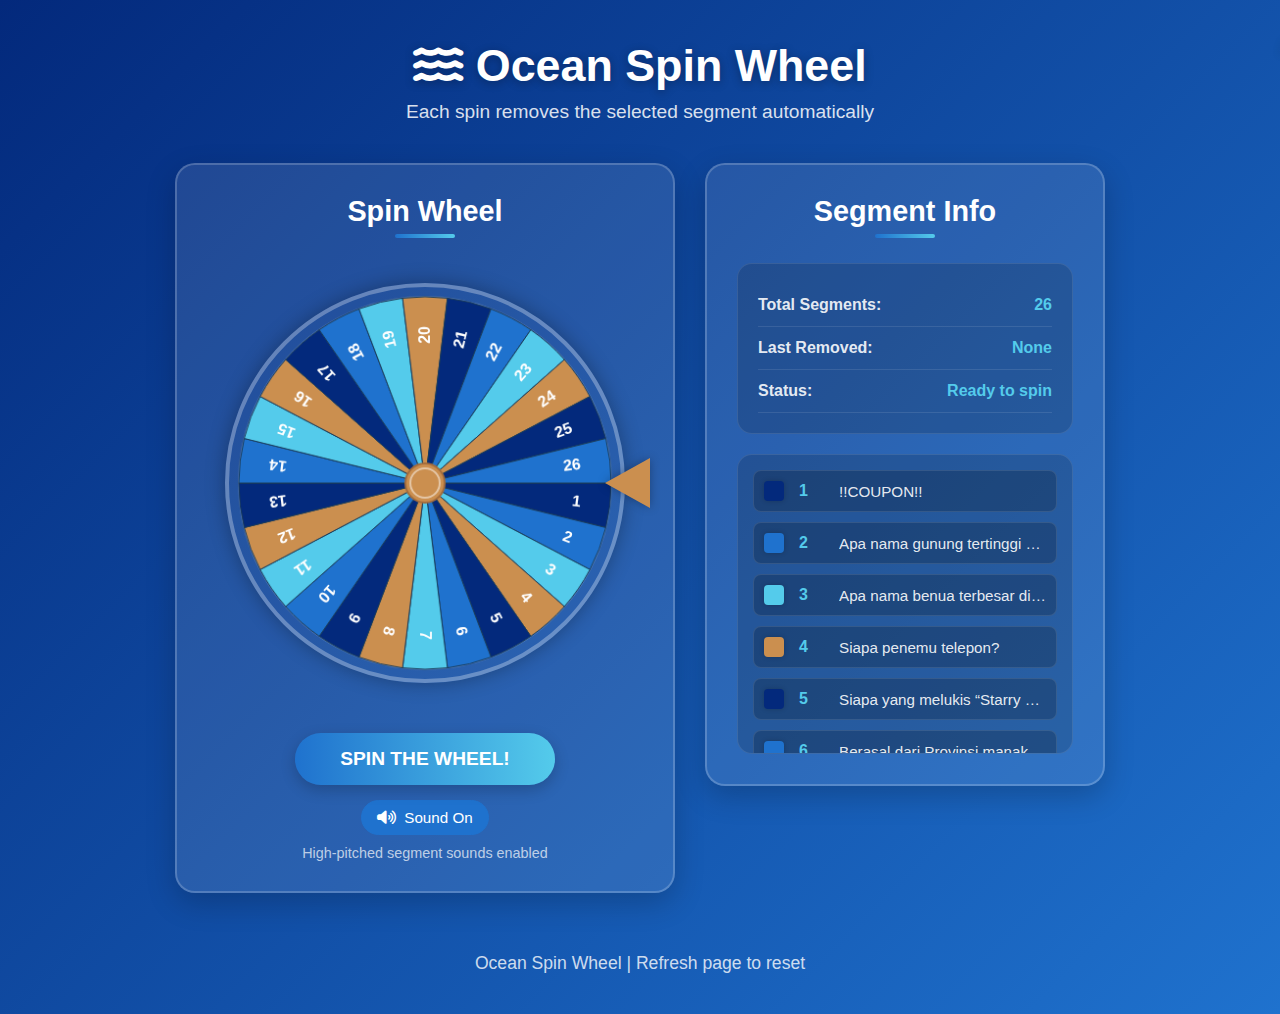
<file: index.html>
<!DOCTYPE html>
<html lang="en">

<head>
    <meta charset="UTF-8">
    <meta name="viewport" content="width=device-width, initial-scale=1.0">
    <title>Ocean Spin Wheel - Symmetrical Colors</title>
    <link rel="stylesheet" href="https://cdnjs.cloudflare.com/ajax/libs/font-awesome/6.4.0/css/all.min.css">
    <style>
        * {
            margin: 0;
            padding: 0;
            box-sizing: border-box;
            font-family: 'Segoe UI', Tahoma, Geneva, Verdana, sans-serif;
        }

        body {
            background: linear-gradient(135deg, #03297C, #1F72CE);
            color: #fff;
            min-height: 100vh;
            padding: 20px;
            display: flex;
            flex-direction: column;
            align-items: center;
            justify-content: center;
        }

        .container {
            max-width: 1000px;
            width: 100%;
            display: flex;
            flex-wrap: wrap;
            gap: 30px;
            justify-content: center;
            align-items: flex-start;
        }

        header {
            text-align: center;
            padding: 20px 0;
            width: 100%;
            margin-bottom: 20px;
        }

        h1 {
            font-size: 2.8rem;
            margin-bottom: 10px;
            color: #fff;
            text-shadow: 0 2px 10px rgba(0, 0, 0, 0.3);
            position: relative;
        }

        h1::after {
            content: '♪';
            position: absolute;
            top: -10px;
            right: -30px;
            font-size: 1.5rem;
            color: #54CBEB;
            animation: pulse 1.5s infinite;
        }

        @keyframes pulse {
            0% {
                transform: scale(1);
                opacity: 1;
            }

            50% {
                transform: scale(1.3);
                opacity: 0.7;
            }

            100% {
                transform: scale(1);
                opacity: 1;
            }
        }

        .subtitle {
            font-size: 1.2rem;
            color: rgba(255, 255, 255, 0.85);
            max-width: 600px;
            margin: 0 auto;
            font-weight: 500;
        }

        .wheel-section {
            background: rgba(255, 255, 255, 0.1);
            border-radius: 20px;
            padding: 30px;
            box-shadow: 0 10px 30px rgba(0, 0, 0, 0.2);
            display: flex;
            flex-direction: column;
            align-items: center;
            border: 2px solid rgba(255, 255, 255, 0.2);
            width: 500px;
            position: relative;
        }

        .wheel-container {
            position: relative;
            width: 400px;
            height: 400px;
            margin: 20px auto;
        }

        #wheelCanvas {
            width: 100%;
            height: 100%;
            border-radius: 50%;
            box-shadow: 0 0 20px rgba(0, 0, 0, 0.3);
            border: 4px solid rgba(255, 255, 255, 0.3);
            transition: transform 0.1s ease-out;
        }

        .pointer-container {
            position: absolute;
            top: 50%;
            right: -25px;
            transform: translateY(-50%);
            z-index: 10;
        }

        .pointer {
            width: 0;
            height: 0;
            border-top: 25px solid transparent;
            border-bottom: 25px solid transparent;
            border-right: 45px solid #CB8F4F;
            z-index: 11;
            filter: drop-shadow(0 0 5px rgba(0, 0, 0, 0.3));
            transition: all 0.2s ease;
        }

        .spin-btn {
            background: linear-gradient(to right, #1F72CE, #54CBEB);
            color: white;
            border: none;
            padding: 15px 45px;
            font-size: 1.2rem;
            font-weight: 600;
            border-radius: 50px;
            cursor: pointer;
            margin-top: 30px;
            transition: all 0.2s ease;
            box-shadow: 0 5px 15px rgba(0, 0, 0, 0.2);
            position: relative;
            overflow: hidden;
        }

        .spin-btn::after {
            content: '';
            position: absolute;
            top: -50%;
            left: -60%;
            width: 30%;
            height: 200%;
            background: rgba(255, 255, 255, 0.3);
            transform: rotate(25deg);
            transition: all 0.5s;
        }

        .spin-btn:hover {
            transform: translateY(-3px);
            box-shadow: 0 8px 20px rgba(0, 0, 0, 0.3);
        }

        .spin-btn:hover::after {
            left: 130%;
        }

        .spin-btn:disabled {
            background: linear-gradient(to right, #95a5a6, #bdc3c7);
            cursor: not-allowed;
            transform: none;
        }

        .info-section {
            background: rgba(255, 255, 255, 0.1);
            border-radius: 20px;
            padding: 30px;
            box-shadow: 0 10px 30px rgba(0, 0, 0, 0.2);
            border: 2px solid rgba(255, 255, 255, 0.2);
            width: 400px;
        }

        .section-title {
            font-size: 1.8rem;
            margin-bottom: 25px;
            text-align: center;
            color: #fff;
            position: relative;
            padding-bottom: 10px;
        }

        .section-title:after {
            content: '';
            position: absolute;
            bottom: 0;
            left: 50%;
            transform: translateX(-50%);
            width: 60px;
            height: 4px;
            background: linear-gradient(to right, #1F72CE, #54CBEB);
            border-radius: 2px;
        }

        .info-box {
            background: rgba(0, 0, 0, 0.15);
            border-radius: 15px;
            padding: 20px;
            margin-bottom: 20px;
            border: 1px solid rgba(255, 255, 255, 0.1);
        }

        .info-item {
            display: flex;
            justify-content: space-between;
            padding: 12px 0;
            border-bottom: 1px solid rgba(255, 255, 255, 0.1);
        }

        .info-label {
            font-weight: 600;
            color: rgba(255, 255, 255, 0.9);
        }

        .info-value {
            font-weight: 600;
            color: #54CBEB;
        }

        .segment-list {
            max-height: 300px;
            overflow-y: auto;
            margin-top: 20px;
            background: rgba(0, 0, 0, 0.15);
            border-radius: 15px;
            padding: 15px;
            border: 1px solid rgba(255, 255, 255, 0.1);
        }

        .segment-list::-webkit-scrollbar {
            width: 8px;
        }

        .segment-list::-webkit-scrollbar-track {
            background: rgba(0, 0, 0, 0.1);
            border-radius: 10px;
        }

        .segment-list::-webkit-scrollbar-thumb {
            background: rgba(255, 255, 255, 0.2);
            border-radius: 10px;
        }

        .segment-list::-webkit-scrollbar-thumb:hover {
            background: rgba(255, 255, 255, 0.3);
        }

        .segment-item {
            display: flex;
            align-items: center;
            padding: 10px;
            background: rgba(0, 0, 0, 0.2);
            margin-bottom: 10px;
            border-radius: 8px;
            border: 1px solid rgba(255, 255, 255, 0.1);
            transition: transform 0.2s ease;
        }

        .segment-item:hover {
            transform: translateX(5px);
            background: rgba(0, 0, 0, 0.25);
        }

        .segment-color {
            width: 20px;
            height: 20px;
            border-radius: 4px;
            margin-right: 15px;
            box-shadow: 0 0 5px rgba(0, 0, 0, 0.2);
        }

        .segment-label {
            font-weight: 600;
            margin-right: 10px;
            min-width: 30px;
            color: #54CBEB;
        }

        .segment-text {
            flex: 1;
            color: rgba(255, 255, 255, 0.9);
            font-size: 0.95rem;
            white-space: nowrap;
            overflow: hidden;
            text-overflow: ellipsis;
        }

        .sound-toggle {
            background: rgba(0, 0, 0, 0.2);
            color: white;
            border: 1px solid rgba(255, 255, 255, 0.3);
            padding: 8px 15px;
            border-radius: 30px;
            cursor: pointer;
            margin-top: 15px;
            display: flex;
            align-items: center;
            justify-content: center;
            gap: 8px;
            font-size: 0.95rem;
            transition: all 0.3s ease;
            min-width: 120px;
        }

        .sound-toggle:hover {
            background: rgba(0, 0, 0, 0.3);
        }

        .sound-toggle.active {
            background: #1F72CE;
            border-color: #1F72CE;
        }

        .sound-info {
            margin-top: 10px;
            font-size: 0.9rem;
            color: rgba(255, 255, 255, 0.7);
            text-align: center;
        }

        #resultModal {
            position: fixed;
            top: 0;
            left: 0;
            width: 100%;
            height: 100%;
            background: rgba(0, 0, 0, 0.8);
            display: flex;
            align-items: center;
            justify-content: center;
            z-index: 100;
            opacity: 0;
            visibility: hidden;
            transition: all 0.3s ease;
        }

        #resultModal.active {
            opacity: 1;
            visibility: visible;
        }

        .modal-content {
            background: linear-gradient(135deg, #03297C, #1F72CE);
            border-radius: 20px;
            padding: 50px;
            text-align: center;
            max-width: 600px;
            width: 90%;
            box-shadow: 0 30px 60px rgba(0, 0, 0, 0.5);
            transform: translateY(-30px);
            transition: transform 0.4s ease;
            position: relative;
            overflow: hidden;
        }

        .modal-content::before {
            content: '';
            position: absolute;
            top: -50%;
            left: -50%;
            width: 200%;
            height: 200%;
            background: radial-gradient(circle, rgba(255, 255, 255, 0.1) 0%, transparent 70%);
            transform: rotate(30deg);
            z-index: -1;
        }

        #resultModal.active .modal-content {
            transform: translateY(0);
        }

        .modal-title {
            font-size: 2.2rem;
            margin-bottom: 30px;
            color: #fff;
            text-shadow: 0 2px 5px rgba(0, 0, 0, 0.3);
        }

        .result-text {
            font-size: 1.5rem;
            margin: 40px 0;
            line-height: 1.6;
            min-height: 120px;
            color: #fff;
            padding: 30px;
            background: rgba(0, 0, 0, 0.2);
            border-radius: 15px;
            border: 2px solid rgba(255, 255, 255, 0.2);
            position: relative;
        }

        .result-text::after {
            content: '';
            position: absolute;
            top: 0;
            left: 0;
            width: 100%;
            height: 100%;
            background: linear-gradient(135deg, transparent 0%, rgba(255, 255, 255, 0.1) 100%);
            pointer-events: none;
            border-radius: 15px;
        }

        .modal-btn {
            background: linear-gradient(to right, #CB8F4F, #e0b387);
            color: white;
            border: none;
            padding: 14px 40px;
            font-size: 1.2rem;
            border-radius: 50px;
            cursor: pointer;
            margin-top: 20px;
            transition: all 0.3s ease;
            font-weight: 600;
            position: relative;
            overflow: hidden;
        }

        .modal-btn::after {
            content: '';
            position: absolute;
            top: -50%;
            left: -60%;
            width: 30%;
            height: 200%;
            background: rgba(255, 255, 255, 0.3);
            transform: rotate(25deg);
            transition: all 0.5s;
        }

        .modal-btn:hover {
            transform: scale(1.05);
        }

        .modal-btn:hover::after {
            left: 130%;
        }

        footer {
            margin-top: 40px;
            text-align: center;
            padding: 20px;
            width: 100%;
            font-size: 1.1rem;
            color: rgba(255, 255, 255, 0.8);
            font-weight: 500;
        }

        @media (max-width: 900px) {
            .container {
                flex-direction: column;
                align-items: center;
            }

            .wheel-section,
            .info-section {
                width: 100%;
                max-width: 500px;
            }

            .wheel-container {
                width: 300px;
                height: 300px;
            }
        }
    </style>
</head>

<body>
    <header>
        <h1><i class="fas fa-water"></i> Ocean Spin Wheel</h1>
        <p class="subtitle">Each spin removes the selected segment automatically</p>
    </header>

    <div class="container">
        <div class="wheel-section">
            <h2 class="section-title">Spin Wheel</h2>
            <div class="wheel-container">
                <div class="pointer-container">
                    <div class="pointer"></div>
                </div>
                <canvas id="wheelCanvas" width="400" height="400"></canvas>
            </div>
            <button id="spinButton" class="spin-btn">SPIN THE WHEEL!</button>

            <button id="soundToggle" class="sound-toggle active">
                <i class="fas fa-volume-up"></i> Sound On
            </button>
            <div class="sound-info">High-pitched segment sounds enabled</div>
        </div>

        <div class="info-section">
            <h2 class="section-title">Segment Info</h2>

            <div class="info-box">
                <div class="info-item">
                    <span class="info-label">Total Segments:</span>
                    <span class="info-value" id="segmentCount">26</span>
                </div>
                <div class="info-item">
                    <span class="info-label">Last Removed:</span>
                    <span class="info-value" id="lastRemoved">None</span>
                </div>
                <div class="info-item">
                    <span class="info-label">Status:</span>
                    <span class="info-value" id="status">Ready to spin</span>
                </div>
            </div>

            <div class="segment-list" id="segmentList">
                <!-- Segments will be listed here -->
            </div>
        </div>
    </div>

    <div id="resultModal">
        <div class="modal-content">
            <h2 class="modal-title">Spin Result!</h2>
            <div class="result-text" id="resultText"></div>
            <button class="modal-btn" id="closeModal">Continue</button>
        </div>
    </div>

    <footer>
        <p>Ocean Spin Wheel | Refresh page to reset</p>
    </footer>

    <script>
        // Define color palette
        const colors = ['#03297C', '#1F72CE', '#54CBEB', '#CB8F4F'];

        // Create symmetrical segments
        const initialSegments = [
            { label: '1', message: '!!COUPON!!' },
            { label: '2', message: 'Apa nama gunung tertinggi di dunia?' },
            { label: '3', message: 'Apa nama benua terbesar di dunia?' },
            { label: '4', message: 'Siapa penemu telepon?' },
            { label: '5', message: 'Siapa yang melukis “Starry Night”?' },
            { label: '6', message: 'Berasal dari Provinsi manakah Cerita Rakyat Malin Kundang?' },
            { label: '7', message: 'Dalam tradisi atau budaya masyarakat Indonesia, apa istilah yang menggambarkan konsep bekerja sama tanpa pamrih untuk menyelesaikan tugas atau kegiatan bersama?' },
            { label: '8', message: 'Di antara jenis buah tropis yang memiliki kulit berduri berdagang di pasar tradisional dan sangat populer. Buah tersebut juga memiliki aroma yang menyengat dan kadang beberapa orang tidak memakan buah tersebut. Buah apakah itu?' },
            { label: '9', message: 'Siapakah yang melukis lukisan “Mona Lisa”?' },
            { label: '10', message: 'Apa nama sungai terpanjang di dunia?' },
            { label: '11', message: 'Apa nama kota di Indonesia yang dikenal sebagai Kota Daeng?' },
            { label: '12', message: 'Apa nama Candi Buddha terbesar di Indonesia, terletak di Jawa Tengah?' },
            { label: '13', message: 'Apa julukan untuk Sulawesi Utara yang terkenal dengan keindahan bawah lautnya?' },
            { label: '14', message: 'Apa nama Gunung tertinggi yang ada di Sulawesi?' },
            { label: '15', message: 'Siapa nama Presiden Indonesia saat ini?' },
            { label: '16', message: 'Siapa presiden pertama Indonesia?' },
            { label: '17', message: 'Apa nama Negara yang dikenal dengan Menara Eiffel?' },
            { label: '18', message: 'Setiap tanggal berapakah Hari Kemerdekaan Indonesia diperingati?' },
            { label: '19', message: 'Siapa astronot pertama yang berjalan di bulan?' },
            { label: '20', message: 'Burung apakah yang tidak bisa terbang tetapi bisa berenang?' },
            { label: '21', message: 'Apa nama hewan tercepat di darat?' },
            { label: '22', message: 'Apa nama fenomena alam ketika Bulan menutupi Matahari?' },
            { label: '23', message: 'Apa istilah untuk hewan yang memakan tumbuhan?' },
            { label: '24', message: 'Apa nama bunga nasional Indonesia?' },
            { label: '25', message: 'Apa istilah untuk uang yang dipinjam dari bank?' },
            { label: '26', message: 'Apa nama bunga terbesar di dunia?' }
        ];

        // Assign colors symmetrically
        initialSegments.forEach((segment, index) => {
            segment.color = colors[index % colors.length];
        });

        let segments = [...initialSegments];
        let isSpinning = false;
        let currentRotation = 0;
        let animationId = null;
        let lastRemoved = null;
        let soundEnabled = true;
        let audioContext = null;
        let lastSegmentIndex = null;

        // DOM Elements
        const canvas = document.getElementById('wheelCanvas');
        const ctx = canvas.getContext('2d');
        const spinButton = document.getElementById('spinButton');
        const resultModal = document.getElementById('resultModal');
        const resultText = document.getElementById('resultText');
        const closeModal = document.getElementById('closeModal');
        const segmentCount = document.getElementById('segmentCount');
        const lastRemovedEl = document.getElementById('lastRemoved');
        const statusEl = document.getElementById('status');
        const segmentList = document.getElementById('segmentList');
        const soundToggle = document.getElementById('soundToggle');

        // Initialize the audio context on first user interaction
        function initAudioContext() {
            if (!audioContext) {
                audioContext = new (window.AudioContext || window.webkitAudioContext)();
            }
            if (audioContext.state === 'suspended') {
                audioContext.resume();
            }
        }

        function playWinSound() {
            if (!soundEnabled || !audioContext) return;

            const oscillator = audioContext.createOscillator();
            const gainNode = audioContext.createGain();

            oscillator.type = 'sine';
            oscillator.frequency.setValueAtTime(523.25, audioContext.currentTime);
            oscillator.frequency.setValueAtTime(659.25, audioContext.currentTime + 0.1);
            oscillator.frequency.setValueAtTime(783.99, audioContext.currentTime + 0.2);

            gainNode.gain.setValueAtTime(0.5, audioContext.currentTime);
            gainNode.gain.exponentialRampToValueAtTime(0.01, audioContext.currentTime + 0.8);

            oscillator.connect(gainNode);
            gainNode.connect(audioContext.destination);

            oscillator.start();
            oscillator.stop(audioContext.currentTime + 0.8);
        }

        function playRemoveSound() {
            if (!soundEnabled || !audioContext) return;

            const oscillator = audioContext.createOscillator();
            const gainNode = audioContext.createGain();

            oscillator.type = 'square';
            oscillator.frequency.setValueAtTime(800, audioContext.currentTime);
            oscillator.frequency.exponentialRampToValueAtTime(200, audioContext.currentTime + 0.2);

            gainNode.gain.setValueAtTime(0.3, audioContext.currentTime);
            gainNode.gain.exponentialRampToValueAtTime(0.01, audioContext.currentTime + 0.2);

            oscillator.connect(gainNode);
            gainNode.connect(audioContext.destination);

            oscillator.start();
            oscillator.stop(audioContext.currentTime + 0.2);
        }

        // Enhanced segment sound with higher pitch
        function playSegmentSound() {
            if (!soundEnabled || !audioContext) return;

            const oscillator = audioContext.createOscillator();
            const gainNode = audioContext.createGain();

            // Higher pitch configuration
            const baseFreq = 1000;
            const targetFreq = 700;

            oscillator.type = 'sine';
            oscillator.frequency.setValueAtTime(baseFreq, audioContext.currentTime);
            oscillator.frequency.exponentialRampToValueAtTime(targetFreq, audioContext.currentTime + 0.05);

            gainNode.gain.setValueAtTime(0.25, audioContext.currentTime);
            gainNode.gain.exponentialRampToValueAtTime(0.01, audioContext.currentTime + 0.1);

            oscillator.connect(gainNode);
            gainNode.connect(audioContext.destination);

            oscillator.start();
            oscillator.stop(audioContext.currentTime + 0.1);

            // Visual feedback
            document.querySelector('.pointer').style.transform = 'scale(1.1)';
            setTimeout(() => {
                document.querySelector('.pointer').style.transform = '';
            }, 100);
        }

        // Initialize the wheel
        function initWheel() {
            drawWheel();
            updateSegmentList();
            segmentCount.textContent = segments.length;
            lastRemovedEl.textContent = lastRemoved || 'None';
            statusEl.textContent = 'Ready to spin';
        }

        // Draw the wheel with segments
        function drawWheel() {
            const centerX = canvas.width / 2;
            const centerY = canvas.height / 2;
            const radius = Math.min(centerX, centerY) - 10;

            ctx.clearRect(0, 0, canvas.width, canvas.height);

            // Draw background
            ctx.beginPath();
            ctx.arc(centerX, centerY, radius, 0, 2 * Math.PI);
            ctx.fillStyle = 'rgba(173, 216, 230, 0.3)';
            ctx.fill();
            ctx.strokeStyle = 'rgba(255, 255, 255, 0.2)';
            ctx.lineWidth = 2;
            ctx.stroke();

            const anglePerSegment = (2 * Math.PI) / segments.length;

            segments.forEach((segment, i) => {
                // Draw segment
                ctx.beginPath();
                ctx.moveTo(centerX, centerY);
                ctx.arc(centerX, centerY, radius,
                    i * anglePerSegment,
                    (i + 1) * anglePerSegment);
                ctx.closePath();
                ctx.fillStyle = segment.color;
                ctx.fill();
                ctx.strokeStyle = '#1a3c5a';
                ctx.lineWidth = 1;
                ctx.stroke();

                // Draw label
                ctx.save();
                ctx.translate(centerX, centerY);
                ctx.rotate(i * anglePerSegment + anglePerSegment / 2);
                ctx.textAlign = 'right';
                ctx.fillStyle = '#fff';
                ctx.font = 'bold 16px Arial';
                ctx.fillText(segment.label, radius - 30, 5);
                ctx.restore();
            });

            // Draw center circle
            ctx.beginPath();
            ctx.arc(centerX, centerY, 20, 0, 2 * Math.PI);
            ctx.fillStyle = '#CB8F4F';
            ctx.fill();
            ctx.strokeStyle = '#a56d3c';
            ctx.lineWidth = 2;
            ctx.stroke();

            // Draw decorative rings
            ctx.beginPath();
            ctx.arc(centerX, centerY, 15, 0, 2 * Math.PI);
            ctx.strokeStyle = 'rgba(255, 255, 255, 0.5)';
            ctx.lineWidth = 2;
            ctx.stroke();
        }

        // Update the segment list
        function updateSegmentList() {
            segmentList.innerHTML = '';

            segments.forEach(segment => {
                const item = document.createElement('div');
                item.className = 'segment-item';
                item.innerHTML = `
                    <div class="segment-color" style="background:${segment.color}"></div>
                    <div class="segment-label">${segment.label}</div>
                    <div class="segment-text">${segment.message}</div>
                `;
                segmentList.appendChild(item);
            });
        }

        // Animation function for smooth slowdown
        function animateSpin(startTime, targetRotation, winningSegment) {
            const now = Date.now();
            const elapsed = now - startTime;
            const spinDuration = 14000;

            // Calculate progress (0 to 1)
            let progress = Math.min(elapsed / spinDuration, 1);

            // Ease-out function for natural slowdown
            let easedProgress = 1 - Math.pow(1 - progress, 2.5);

            // Calculate current rotation
            let rotation = currentRotation + (targetRotation - currentRotation) * easedProgress;

            // Apply rotation
            canvas.style.transform = `rotate(${rotation}deg)`;

            // Check for segment transitions
            const currentSegment = calculateWinningSegment(rotation);
            if (lastSegmentIndex === null) {
                lastSegmentIndex = currentSegment;
            } else if (currentSegment !== lastSegmentIndex) {
                playSegmentSound();
                lastSegmentIndex = currentSegment;
            }

            // Continue animation until duration is complete
            if (progress < 1) {
                animationId = requestAnimationFrame(() => animateSpin(startTime, targetRotation, winningSegment));
            } else {
                // Animation complete
                isSpinning = false;
                spinButton.disabled = false;
                currentRotation = rotation % 360;
                lastSegmentIndex = null;
                showResult(winningSegment);
                animationId = null;
            }
        }

        // Calculate which segment is under the pointer
        function calculateWinningSegment(finalRotation) {
            // Normalize rotation to 0-360 degrees
            const normalizedRotation = (360 - (finalRotation % 360)) % 360;

            // Adjust for pointer position
            const adjustedRotation = (normalizedRotation + 360) % 360;

            // Calculate segment angle
            const segmentAngle = 360 / segments.length;

            // Calculate which segment is at the pointer
            const segmentIndex = Math.floor(adjustedRotation / segmentAngle);

            return segmentIndex % segments.length;
        }

        // Spin the wheel
        function spinWheel() {
            if (isSpinning || segments.length === 0) return;

            isSpinning = true;
            spinButton.disabled = true;
            statusEl.textContent = 'Spinning...';
            lastSegmentIndex = null;

            // Initialize audio context on first interaction
            if (!audioContext) {
                initAudioContext();
            }

            // Cancel any existing animation
            if (animationId) {
                cancelAnimationFrame(animationId);
            }

            // Random rotation (multiple full rotations)
            const spins = 10 + Math.floor(Math.random() * 5);
            const targetRotation = currentRotation + spins * 360 + Math.random() * 360;

            // Start animation
            const spinStartTime = Date.now();

            // Calculate winning segment
            const winningSegment = calculateWinningSegment(targetRotation);

            animateSpin(spinStartTime, targetRotation, winningSegment);
        }

        // Show result modal
        function showResult(segmentIndex) {
            const segment = segments[segmentIndex];
            resultText.innerHTML = `
                <div style="font-size: 2rem; margin-bottom: 20px; color: white">
                    Number ${segment.label}!
                </div>
                <div style="font-size: 1.4rem; padding: 0 20px;">${segment.message}</div>
            `;

            // Play win sound
            playWinSound();

            resultModal.classList.add('active');
        }

        // Close modal and remove the winning segment
        function closeResultModal() {
            if (segments.length > 0) {
                const winningSegmentIndex = calculateWinningSegment(currentRotation);
                const removedSegment = segments.splice(winningSegmentIndex, 1)[0];

                lastRemoved = `Segment ${removedSegment.label}`;
                lastRemovedEl.textContent = lastRemoved;

                // Play remove sound
                playRemoveSound();

                // Update the UI
                drawWheel();
                updateSegmentList();
                segmentCount.textContent = segments.length;

                if (segments.length === 0) {
                    statusEl.textContent = 'All segments removed!';
                    spinButton.disabled = true;
                } else {
                    statusEl.textContent = 'Ready to spin';
                }
            }

            resultModal.classList.remove('active');
        }

        // Toggle sound on/off
        function toggleSound() {
            soundEnabled = !soundEnabled;
            if (soundEnabled) {
                soundToggle.innerHTML = '<i class="fas fa-volume-up"></i> Sound On';
                soundToggle.classList.add('active');
            } else {
                soundToggle.innerHTML = '<i class="fas fa-volume-mute"></i> Sound Off';
                soundToggle.classList.remove('active');
            }
        }

        // Event Listeners
        spinButton.addEventListener('click', spinWheel);
        closeModal.addEventListener('click', closeResultModal);
        soundToggle.addEventListener('click', toggleSound);

        // Close modal when clicking outside
        resultModal.addEventListener('click', (e) => {
            if (e.target === resultModal) {
                closeResultModal();
            }
        });

        // Initialize the app
        initWheel();
    </script>
</body>

</html>
</file>
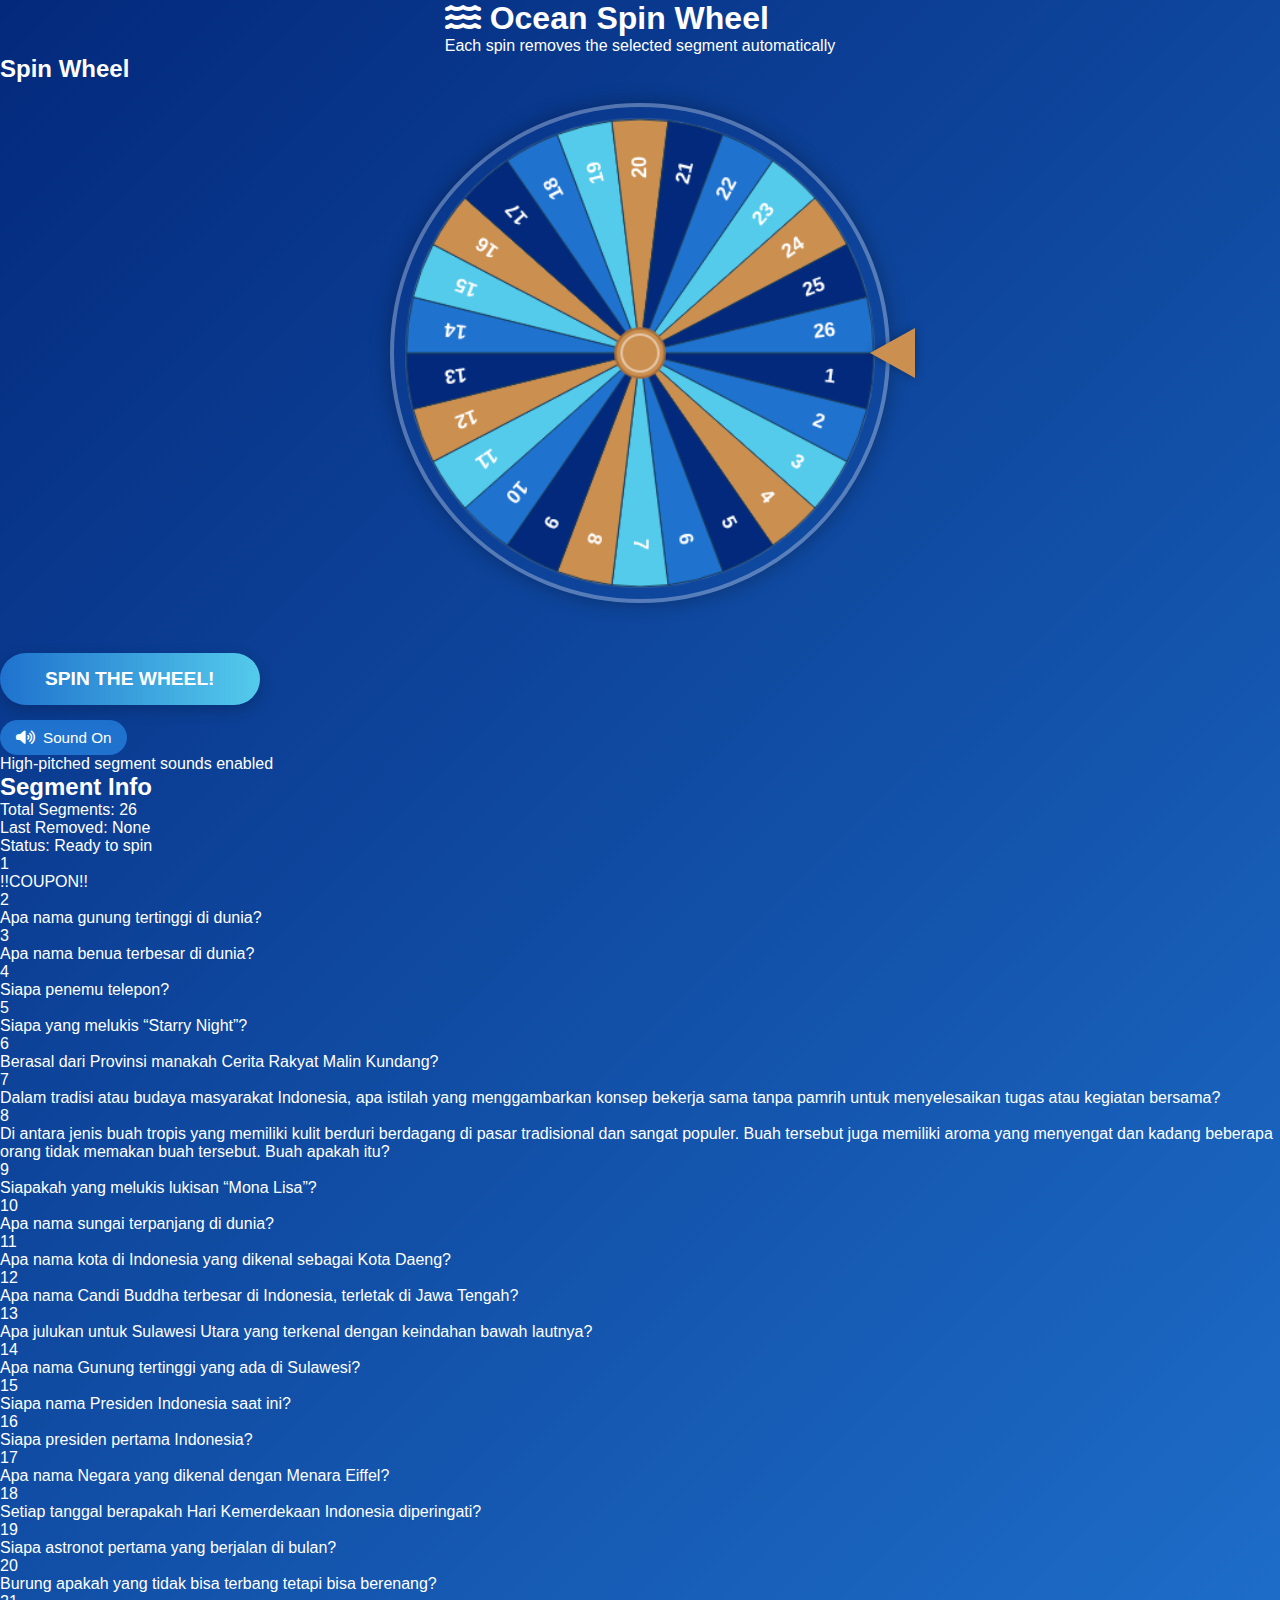
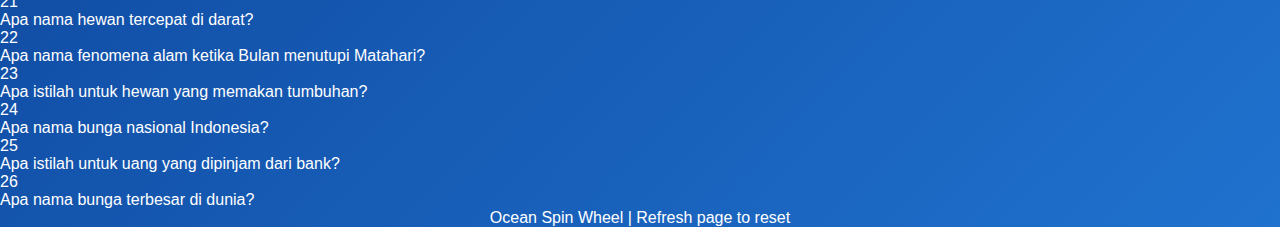
<file: backup.html>
<!DOCTYPE html>
<html lang="en">

<head>
    <meta charset="UTF-8">
    <meta name="viewport" content="width=device-width, initial-scale=1.0">
    <title>Ocean Spin Wheel - Symmetrical Colors</title>
    <link rel="stylesheet" href="https://cdnjs.cloudflare.com/ajax/libs/font-awesome/6.4.0/css/all.min.css">
    <link rel="stylesheet" href="style.css">
</head>

<body>
    <header>
        <h1><i class="fas fa-water"></i> Ocean Spin Wheel</h1>
        <p class="subtitle">Each spin removes the selected segment automatically</p>
    </header>

    <div class="container">
        <div class="wheel-section">
            <h2 class="section-title">Spin Wheel</h2>
            <div class="wheel-container">
                <div class="pointer-container">
                    <div class="pointer"></div>
                </div>
                <canvas id="wheelCanvas" width="400" height="400"></canvas>
            </div>
            <button id="spinButton" class="spin-btn">SPIN THE WHEEL!</button>

            <button id="soundToggle" class="sound-toggle active">
                <i class="fas fa-volume-up"></i> Sound On
            </button>
            <div class="sound-info">High-pitched segment sounds enabled</div>
        </div>

        <div class="info-section">
            <h2 class="section-title">Segment Info</h2>

            <div class="info-box">
                <div class="info-item">
                    <span class="info-label">Total Segments:</span>
                    <span class="info-value" id="segmentCount">26</span>
                </div>
                <div class="info-item">
                    <span class="info-label">Last Removed:</span>
                    <span class="info-value" id="lastRemoved">None</span>
                </div>
                <div class="info-item">
                    <span class="info-label">Status:</span>
                    <span class="info-value" id="status">Ready to spin</span>
                </div>
            </div>

            <div class="segment-list" id="segmentList">
                <!-- Segments will be listed here -->
            </div>
        </div>
    </div>

    <div id="resultModal">
        <div class="modal-content">
            <h2 class="modal-title">Spin Result!</h2>
            <div class="result-text" id="resultText"></div>
            <button class="modal-btn" id="closeModal">Continue</button>
        </div>
    </div>

    <footer>
        <p>Ocean Spin Wheel | Refresh page to reset</p>
    </footer>

    <script>
        // Define color palette
        const colors = ['#03297C', '#1F72CE', '#54CBEB', '#CB8F4F'];

        // Create symmetrical segments
        const initialSegments = [
            { label: '1', message: '!!COUPON!!' },
            { label: '2', message: 'Apa nama gunung tertinggi di dunia?' },
            { label: '3', message: 'Apa nama benua terbesar di dunia?' },
            { label: '4', message: 'Siapa penemu telepon?' },
            { label: '5', message: 'Siapa yang melukis “Starry Night”?' },
            { label: '6', message: 'Berasal dari Provinsi manakah Cerita Rakyat Malin Kundang?' },
            { label: '7', message: 'Dalam tradisi atau budaya masyarakat Indonesia, apa istilah yang menggambarkan konsep bekerja sama tanpa pamrih untuk menyelesaikan tugas atau kegiatan bersama?' },
            { label: '8', message: 'Di antara jenis buah tropis yang memiliki kulit berduri berdagang di pasar tradisional dan sangat populer. Buah tersebut juga memiliki aroma yang menyengat dan kadang beberapa orang tidak memakan buah tersebut. Buah apakah itu?' },
            { label: '9', message: 'Siapakah yang melukis lukisan “Mona Lisa”?' },
            { label: '10', message: 'Apa nama sungai terpanjang di dunia?' },
            { label: '11', message: 'Apa nama kota di Indonesia yang dikenal sebagai Kota Daeng?' },
            { label: '12', message: 'Apa nama Candi Buddha terbesar di Indonesia, terletak di Jawa Tengah?' },
            { label: '13', message: 'Apa julukan untuk Sulawesi Utara yang terkenal dengan keindahan bawah lautnya?' },
            { label: '14', message: 'Apa nama Gunung tertinggi yang ada di Sulawesi?' },
            { label: '15', message: 'Siapa nama Presiden Indonesia saat ini?' },
            { label: '16', message: 'Siapa presiden pertama Indonesia?' },
            { label: '17', message: 'Apa nama Negara yang dikenal dengan Menara Eiffel?' },
            { label: '18', message: 'Setiap tanggal berapakah Hari Kemerdekaan Indonesia diperingati?' },
            { label: '19', message: 'Siapa astronot pertama yang berjalan di bulan?' },
            { label: '20', message: 'Burung apakah yang tidak bisa terbang tetapi bisa berenang?' },
            { label: '21', message: 'Apa nama hewan tercepat di darat?' },
            { label: '22', message: 'Apa nama fenomena alam ketika Bulan menutupi Matahari?' },
            { label: '23', message: 'Apa istilah untuk hewan yang memakan tumbuhan?' },
            { label: '24', message: 'Apa nama bunga nasional Indonesia?' },
            { label: '25', message: 'Apa istilah untuk uang yang dipinjam dari bank?' },
            { label: '26', message: 'Apa nama bunga terbesar di dunia?' }
        ];

        // Assign colors symmetrically
        initialSegments.forEach((segment, index) => {
            segment.color = colors[index % colors.length];
        });

        let segments = [...initialSegments];
        let isSpinning = false;
        let currentRotation = 0;
        let animationId = null;
        let lastRemoved = null;
        let soundEnabled = true;
        let audioContext = null;
        let lastSegmentIndex = null;

        // DOM Elements
        const canvas = document.getElementById('wheelCanvas');
        const ctx = canvas.getContext('2d');
        const spinButton = document.getElementById('spinButton');
        const resultModal = document.getElementById('resultModal');
        const resultText = document.getElementById('resultText');
        const closeModal = document.getElementById('closeModal');
        const segmentCount = document.getElementById('segmentCount');
        const lastRemovedEl = document.getElementById('lastRemoved');
        const statusEl = document.getElementById('status');
        const segmentList = document.getElementById('segmentList');
        const soundToggle = document.getElementById('soundToggle');

        // Initialize the audio context on first user interaction
        function initAudioContext() {
            if (!audioContext) {
                audioContext = new (window.AudioContext || window.webkitAudioContext)();
            }
            if (audioContext.state === 'suspended') {
                audioContext.resume();
            }
        }

        function playWinSound() {
            if (!soundEnabled || !audioContext) return;

            const oscillator = audioContext.createOscillator();
            const gainNode = audioContext.createGain();

            oscillator.type = 'sine';
            oscillator.frequency.setValueAtTime(523.25, audioContext.currentTime);
            oscillator.frequency.setValueAtTime(659.25, audioContext.currentTime + 0.1);
            oscillator.frequency.setValueAtTime(783.99, audioContext.currentTime + 0.2);

            gainNode.gain.setValueAtTime(0.5, audioContext.currentTime);
            gainNode.gain.exponentialRampToValueAtTime(0.01, audioContext.currentTime + 0.8);

            oscillator.connect(gainNode);
            gainNode.connect(audioContext.destination);

            oscillator.start();
            oscillator.stop(audioContext.currentTime + 0.8);
        }

        function playRemoveSound() {
            if (!soundEnabled || !audioContext) return;

            const oscillator = audioContext.createOscillator();
            const gainNode = audioContext.createGain();

            oscillator.type = 'square';
            oscillator.frequency.setValueAtTime(800, audioContext.currentTime);
            oscillator.frequency.exponentialRampToValueAtTime(200, audioContext.currentTime + 0.2);

            gainNode.gain.setValueAtTime(0.3, audioContext.currentTime);
            gainNode.gain.exponentialRampToValueAtTime(0.01, audioContext.currentTime + 0.2);

            oscillator.connect(gainNode);
            gainNode.connect(audioContext.destination);

            oscillator.start();
            oscillator.stop(audioContext.currentTime + 0.2);
        }

        // Enhanced segment sound with higher pitch
        function playSegmentSound() {
            if (!soundEnabled || !audioContext) return;

            const oscillator = audioContext.createOscillator();
            const gainNode = audioContext.createGain();

            // Higher pitch configuration
            const baseFreq = 1000;
            const targetFreq = 700;

            oscillator.type = 'sine';
            oscillator.frequency.setValueAtTime(baseFreq, audioContext.currentTime);
            oscillator.frequency.exponentialRampToValueAtTime(targetFreq, audioContext.currentTime + 0.05);

            gainNode.gain.setValueAtTime(0.25, audioContext.currentTime);
            gainNode.gain.exponentialRampToValueAtTime(0.01, audioContext.currentTime + 0.1);

            oscillator.connect(gainNode);
            gainNode.connect(audioContext.destination);

            oscillator.start();
            oscillator.stop(audioContext.currentTime + 0.1);

            // Visual feedback
            document.querySelector('.pointer').style.transform = 'scale(1.1)';
            setTimeout(() => {
                document.querySelector('.pointer').style.transform = '';
            }, 100);
        }

        // Initialize the wheel
        function initWheel() {
            drawWheel();
            updateSegmentList();
            segmentCount.textContent = segments.length;
            lastRemovedEl.textContent = lastRemoved || 'None';
            statusEl.textContent = 'Ready to spin';
        }

        // Draw the wheel with segments
        function drawWheel() {
            const centerX = canvas.width / 2;
            const centerY = canvas.height / 2;
            const radius = Math.min(centerX, centerY) - 10;

            ctx.clearRect(0, 0, canvas.width, canvas.height);

            // Draw background
            ctx.beginPath();
            ctx.arc(centerX, centerY, radius, 0, 2 * Math.PI);
            ctx.fillStyle = 'rgba(173, 216, 230, 0.3)';
            ctx.fill();
            ctx.strokeStyle = 'rgba(255, 255, 255, 0.2)';
            ctx.lineWidth = 2;
            ctx.stroke();

            const anglePerSegment = (2 * Math.PI) / segments.length;

            segments.forEach((segment, i) => {
                // Draw segment
                ctx.beginPath();
                ctx.moveTo(centerX, centerY);
                ctx.arc(centerX, centerY, radius,
                    i * anglePerSegment,
                    (i + 1) * anglePerSegment);
                ctx.closePath();
                ctx.fillStyle = segment.color;
                ctx.fill();
                ctx.strokeStyle = '#1a3c5a';
                ctx.lineWidth = 1;
                ctx.stroke();

                // Draw label
                ctx.save();
                ctx.translate(centerX, centerY);
                ctx.rotate(i * anglePerSegment + anglePerSegment / 2);
                ctx.textAlign = 'right';
                ctx.fillStyle = '#fff';
                ctx.font = 'bold 16px Arial';
                ctx.fillText(segment.label, radius - 30, 5);
                ctx.restore();
            });

            // Draw center circle
            ctx.beginPath();
            ctx.arc(centerX, centerY, 20, 0, 2 * Math.PI);
            ctx.fillStyle = '#CB8F4F';
            ctx.fill();
            ctx.strokeStyle = '#a56d3c';
            ctx.lineWidth = 2;
            ctx.stroke();

            // Draw decorative rings
            ctx.beginPath();
            ctx.arc(centerX, centerY, 15, 0, 2 * Math.PI);
            ctx.strokeStyle = 'rgba(255, 255, 255, 0.5)';
            ctx.lineWidth = 2;
            ctx.stroke();
        }

        // Update the segment list
        function updateSegmentList() {
            segmentList.innerHTML = '';

            segments.forEach(segment => {
                const item = document.createElement('div');
                item.className = 'segment-item';
                item.innerHTML = `
                    <div class="segment-color" style="background:${segment.color}"></div>
                    <div class="segment-label">${segment.label}</div>
                    <div class="segment-text">${segment.message}</div>
                `;
                segmentList.appendChild(item);
            });
        }

        // Animation function for smooth slowdown
        function animateSpin(startTime, targetRotation, winningSegment) {
            const now = Date.now();
            const elapsed = now - startTime;
            const spinDuration = 14000;

            // Calculate progress (0 to 1)
            let progress = Math.min(elapsed / spinDuration, 1);

            // Ease-out function for natural slowdown
            let easedProgress = 1 - Math.pow(1 - progress, 2.5);

            // Calculate current rotation
            let rotation = currentRotation + (targetRotation - currentRotation) * easedProgress;

            // Apply rotation
            canvas.style.transform = `rotate(${rotation}deg)`;

            // Check for segment transitions
            const currentSegment = calculateWinningSegment(rotation);
            if (lastSegmentIndex === null) {
                lastSegmentIndex = currentSegment;
            } else if (currentSegment !== lastSegmentIndex) {
                playSegmentSound();
                lastSegmentIndex = currentSegment;
            }

            // Continue animation until duration is complete
            if (progress < 1) {
                animationId = requestAnimationFrame(() => animateSpin(startTime, targetRotation, winningSegment));
            } else {
                // Animation complete
                isSpinning = false;
                spinButton.disabled = false;
                currentRotation = rotation % 360;
                lastSegmentIndex = null;
                showResult(winningSegment);
                animationId = null;
            }
        }

        // Calculate which segment is under the pointer
        function calculateWinningSegment(finalRotation) {
            // Normalize rotation to 0-360 degrees
            const normalizedRotation = (360 - (finalRotation % 360)) % 360;

            // Adjust for pointer position
            const adjustedRotation = (normalizedRotation + 360) % 360;

            // Calculate segment angle
            const segmentAngle = 360 / segments.length;

            // Calculate which segment is at the pointer
            const segmentIndex = Math.floor(adjustedRotation / segmentAngle);

            return segmentIndex % segments.length;
        }

        // Spin the wheel
        function spinWheel() {
            if (isSpinning || segments.length === 0) return;

            isSpinning = true;
            spinButton.disabled = true;
            statusEl.textContent = 'Spinning...';
            lastSegmentIndex = null;

            // Initialize audio context on first interaction
            if (!audioContext) {
                initAudioContext();
            }

            // Cancel any existing animation
            if (animationId) {
                cancelAnimationFrame(animationId);
            }

            // Random rotation (multiple full rotations)
            const spins = 10 + Math.floor(Math.random() * 5);
            const targetRotation = currentRotation + spins * 360 + Math.random() * 360;

            // Start animation
            const spinStartTime = Date.now();

            // Calculate winning segment
            const winningSegment = calculateWinningSegment(targetRotation);

            animateSpin(spinStartTime, targetRotation, winningSegment);
        }

        // Show result modal
        function showResult(segmentIndex) {
            const segment = segments[segmentIndex];
            resultText.innerHTML = `
                <div style="font-size: 2rem; margin-bottom: 20px; color: white">
                    Number ${segment.label}!
                </div>
                <div style="font-size: 1.4rem; padding: 0 20px;">${segment.message}</div>
            `;

            // Play win sound
            playWinSound();

            resultModal.classList.add('active');
        }

        // Close modal and remove the winning segment
        function closeResultModal() {
            if (segments.length > 0) {
                const winningSegmentIndex = calculateWinningSegment(currentRotation);
                const removedSegment = segments.splice(winningSegmentIndex, 1)[0];

                lastRemoved = `Segment ${removedSegment.label}`;
                lastRemovedEl.textContent = lastRemoved;

                // Play remove sound
                playRemoveSound();

                // Update the UI
                drawWheel();
                updateSegmentList();
                segmentCount.textContent = segments.length;

                if (segments.length === 0) {
                    statusEl.textContent = 'All segments removed!';
                    spinButton.disabled = true;
                } else {
                    statusEl.textContent = 'Ready to spin';
                }
            }

            resultModal.classList.remove('active');
        }

        // Toggle sound on/off
        function toggleSound() {
            soundEnabled = !soundEnabled;
            if (soundEnabled) {
                soundToggle.innerHTML = '<i class="fas fa-volume-up"></i> Sound On';
                soundToggle.classList.add('active');
            } else {
                soundToggle.innerHTML = '<i class="fas fa-volume-mute"></i> Sound Off';
                soundToggle.classList.remove('active');
            }
        }

        // Event Listeners
        spinButton.addEventListener('click', spinWheel);
        closeModal.addEventListener('click', closeResultModal);
        soundToggle.addEventListener('click', toggleSound);

        // Close modal when clicking outside
        resultModal.addEventListener('click', (e) => {
            if (e.target === resultModal) {
                closeResultModal();
            }
        });

        // Initialize the app
        initWheel();
    </script>
</body>

</html>
</file>
<file: style.css>
* {
    margin: 0;
    padding: 0;
    box-sizing: border-box;
    font-family: 'Segoe UI', Tahoma, Geneva, Verdana, sans-serif;
}

body {
    background: linear-gradient(135deg, #03297C, #1F72CE);
    color: #fff;
    min-height: 100vh;
    display: flex;
    flex-direction: column;
    align-items: center;
    justify-content: center;
}

.wheel-container {
    position: relative;
    width: 500px;
    height: 500px;
    margin: 20px auto;
}

#wheelCanvas {
    width: 100%;
    height: 100%;
    border-radius: 50%;
    box-shadow: 0 0 20px rgba(0, 0, 0, 0.3);
    border: 4px solid rgba(255, 255, 255, 0.3);
    transition: transform 0.1s ease-out;
}

.pointer-container {
    position: absolute;
    top: 50%;
    right: -25px;
    transform: translateY(-50%);
    z-index: 10;
}

.pointer {
    width: 0;
    height: 0;
    border-top: 25px solid transparent;
    border-bottom: 25px solid transparent;
    border-right: 45px solid #CB8F4F;
    z-index: 11;
    filter: drop-shadow(0 0 5px rgba(0, 0, 0, 0.3));
    transition: all 0.2s ease;
}

.spin-btn {
    background: linear-gradient(to right, #1F72CE, #54CBEB);
    color: white;
    border: none;
    padding: 15px 45px;
    font-size: 1.2rem;
    font-weight: 600;
    border-radius: 50px;
    cursor: pointer;
    margin-top: 30px;
    transition: all 0.2s ease;
    box-shadow: 0 5px 15px rgba(0, 0, 0, 0.2);
    position: relative;
    overflow: hidden;
}

.spin-btn::after {
    content: '';
    position: absolute;
    top: -50%;
    left: -60%;
    width: 30%;
    height: 200%;
    background: rgba(255, 255, 255, 0.3);
    transform: rotate(25deg);
    transition: all 0.5s;
}

.spin-btn:hover {
    transform: translateY(-3px);
    box-shadow: 0 8px 20px rgba(0, 0, 0, 0.3);
}

.spin-btn:hover::after {
    left: 130%;
}

.spin-btn:disabled {
    background: linear-gradient(to right, #95a5a6, #bdc3c7);
    cursor: not-allowed;
    transform: none;
}

.sound-toggle {
    background: rgba(0, 0, 0, 0.2);
    color: white;
    border: 1px solid rgba(255, 255, 255, 0.3);
    padding: 8px 15px;
    border-radius: 30px;
    cursor: pointer;
    margin-top: 15px;
    display: flex;
    align-items: center;
    justify-content: center;
    gap: 8px;
    font-size: 0.95rem;
    transition: all 0.3s ease;
    min-width: 120px;
}

.sound-toggle:hover {
    background: rgba(0, 0, 0, 0.3);
}

.sound-toggle.active {
    background: #1F72CE;
    border-color: #1F72CE;
}

#resultModal {
    position: fixed;
    top: 0;
    left: 0;
    width: 100%;
    height: 100%;
    background: rgba(0, 0, 0, 0.8);
    display: flex;
    align-items: center;
    justify-content: center;
    z-index: 100;
    opacity: 0;
    visibility: hidden;
    transition: all 0.3s ease;
}

#resultModal.active {
    opacity: 1;
    visibility: visible;
}

.modal-content {
    background: linear-gradient(135deg, #03297C, #1F72CE);
    border-radius: 20px;
    padding: 50px;
    text-align: center;
    max-width: 600px;
    width: 90%;
    box-shadow: 0 30px 60px rgba(0, 0, 0, 0.5);
    transform: translateY(-30px);
    transition: transform 0.4s ease;
    position: relative;
    overflow: hidden;
}

.modal-content::before {
    content: '';
    position: absolute;
    top: -50%;
    left: -50%;
    width: 200%;
    height: 200%;
    background: radial-gradient(circle, rgba(255, 255, 255, 0.1) 0%, transparent 70%);
    transform: rotate(30deg);
    z-index: -1;
}

#resultModal.active .modal-content {
    transform: translateY(0);
}

.modal-title {
    font-size: 2.2rem;
    margin-bottom: 30px;
    color: #fff;
    text-shadow: 0 2px 5px rgba(0, 0, 0, 0.3);
}

.result-text {
    font-size: 1.5rem;
    margin: 40px 0;
    line-height: 1.6;
    min-height: 120px;
    color: #fff;
    padding: 30px;
    background: rgba(0, 0, 0, 0.2);
    border-radius: 15px;
    border: 2px solid rgba(255, 255, 255, 0.2);
    position: relative;
}

.result-text::after {
    content: '';
    position: absolute;
    top: 0;
    left: 0;
    width: 100%;
    height: 100%;
    background: linear-gradient(135deg, transparent 0%, rgba(255, 255, 255, 0.1) 100%);
    pointer-events: none;
    border-radius: 15px;
}

.modal-btn {
    background: linear-gradient(to right, #CB8F4F, #e0b387);
    color: white;
    border: none;
    padding: 14px 40px;
    font-size: 1.2rem;
    border-radius: 50px;
    cursor: pointer;
    margin-top: 20px;
    transition: all 0.3s ease;
    font-weight: 600;
    position: relative;
    overflow: hidden;
}

.modal-btn::after {
    content: '';
    position: absolute;
    top: -50%;
    left: -60%;
    width: 30%;
    height: 200%;
    background: rgba(255, 255, 255, 0.3);
    transform: rotate(25deg);
    transition: all 0.5s;
}

.modal-btn:hover {
    transform: scale(1.05);
}

.modal-btn:hover::after {
    left: 130%;
}

@media (max-width: 600px) {
    .wheel-container {
        width: 300px;
        height: 300px;
    }
}
</file>
